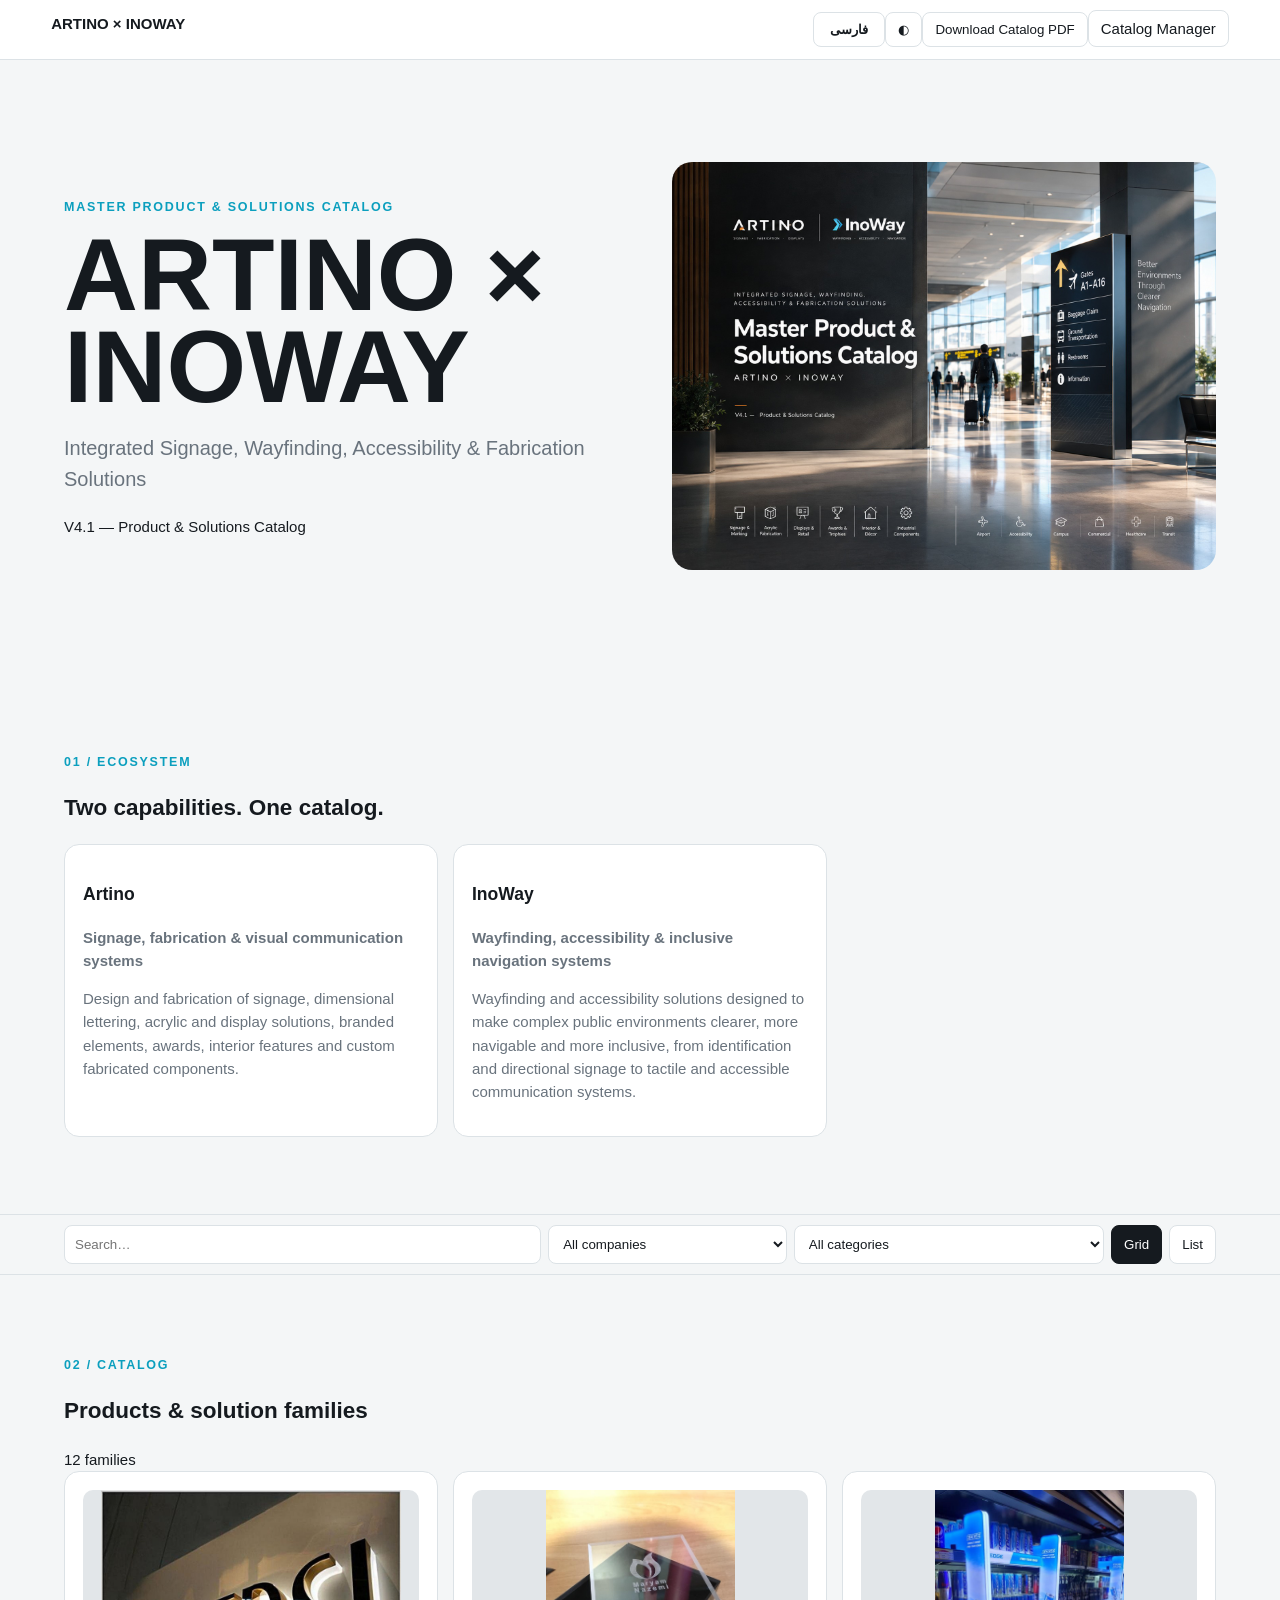
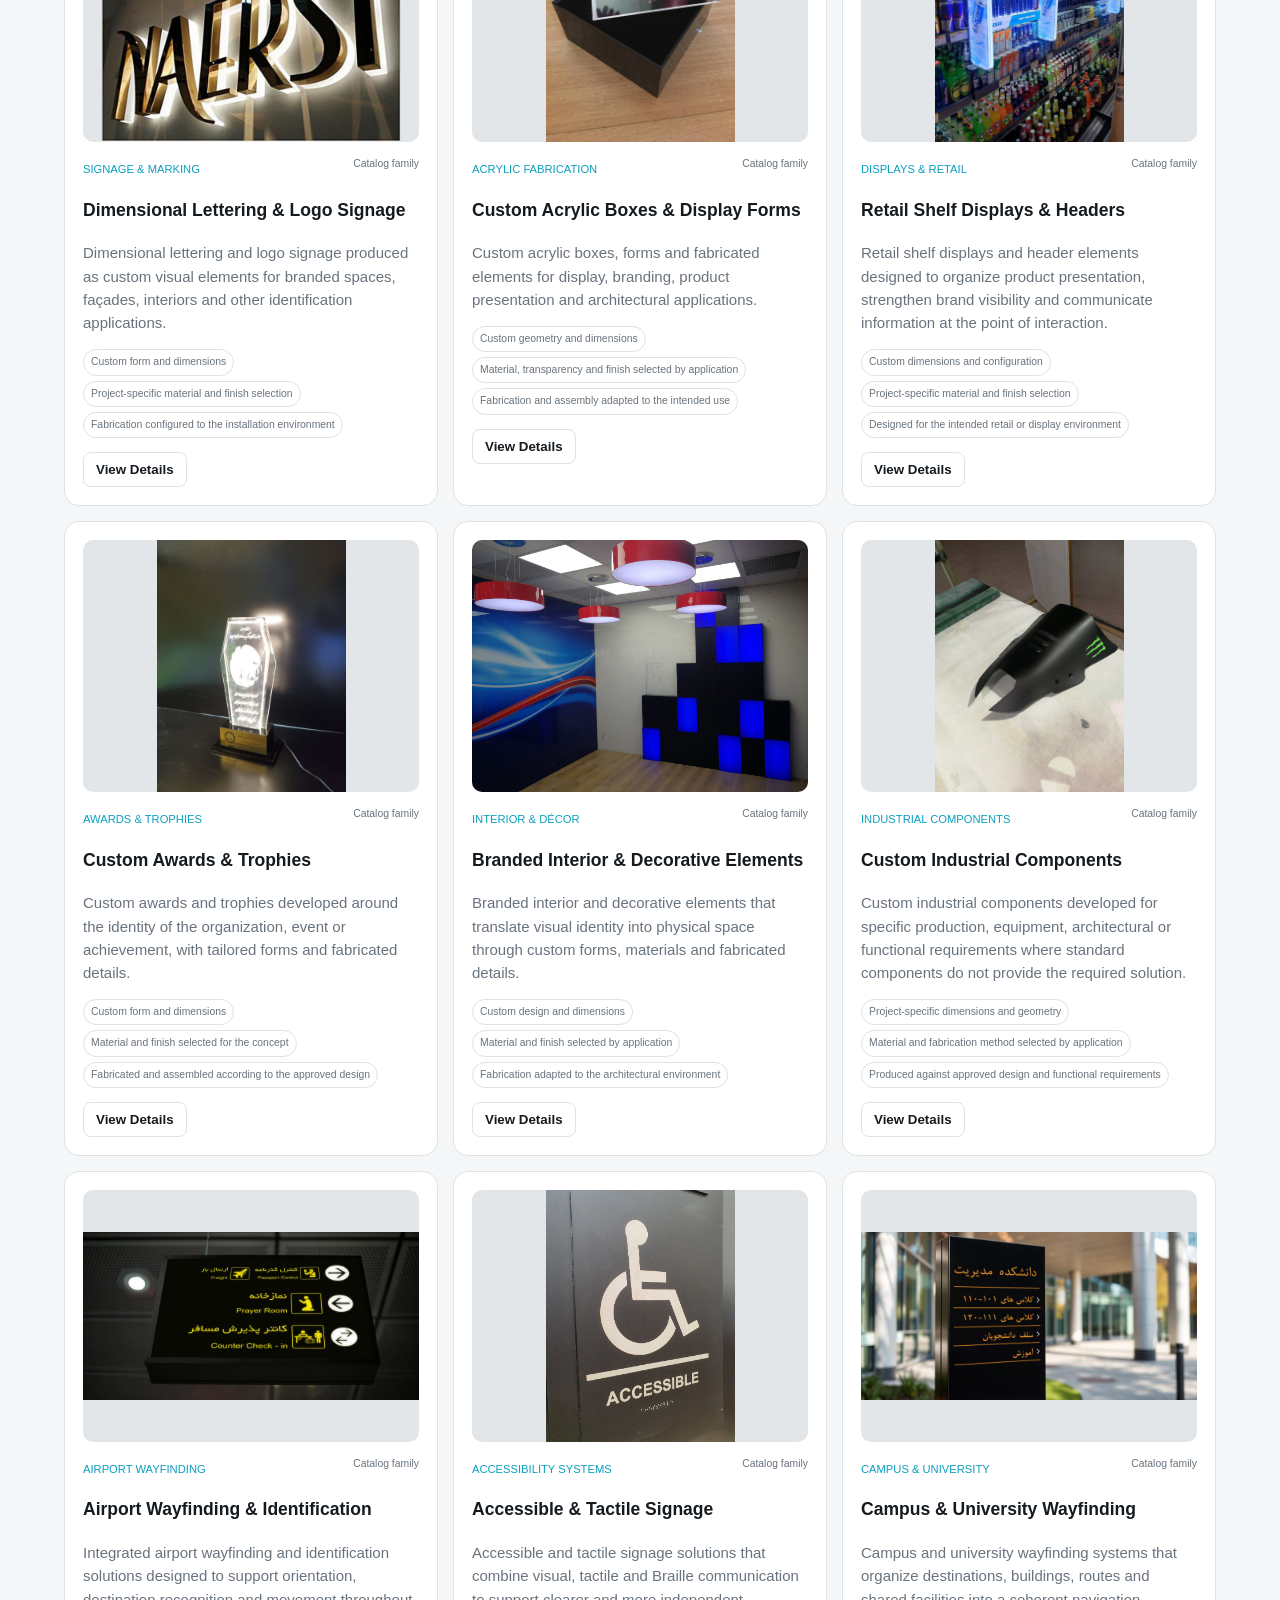
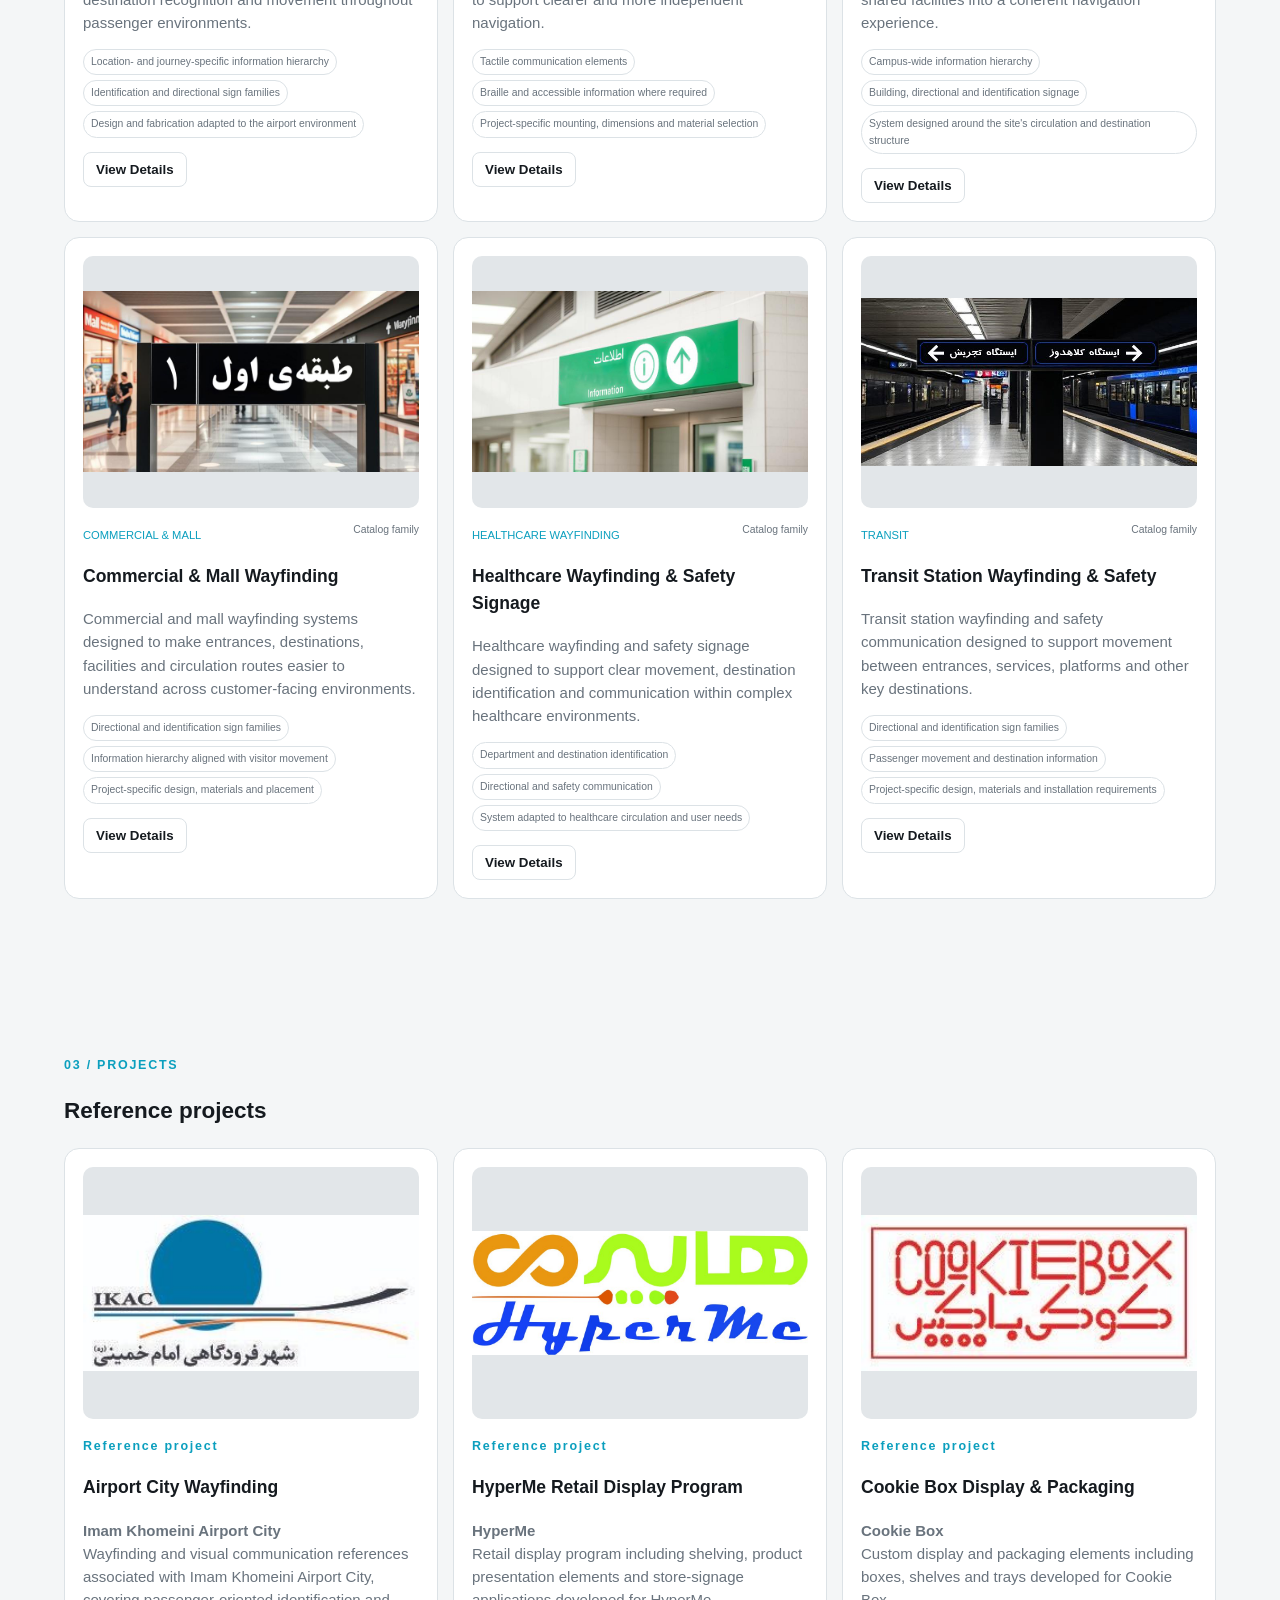
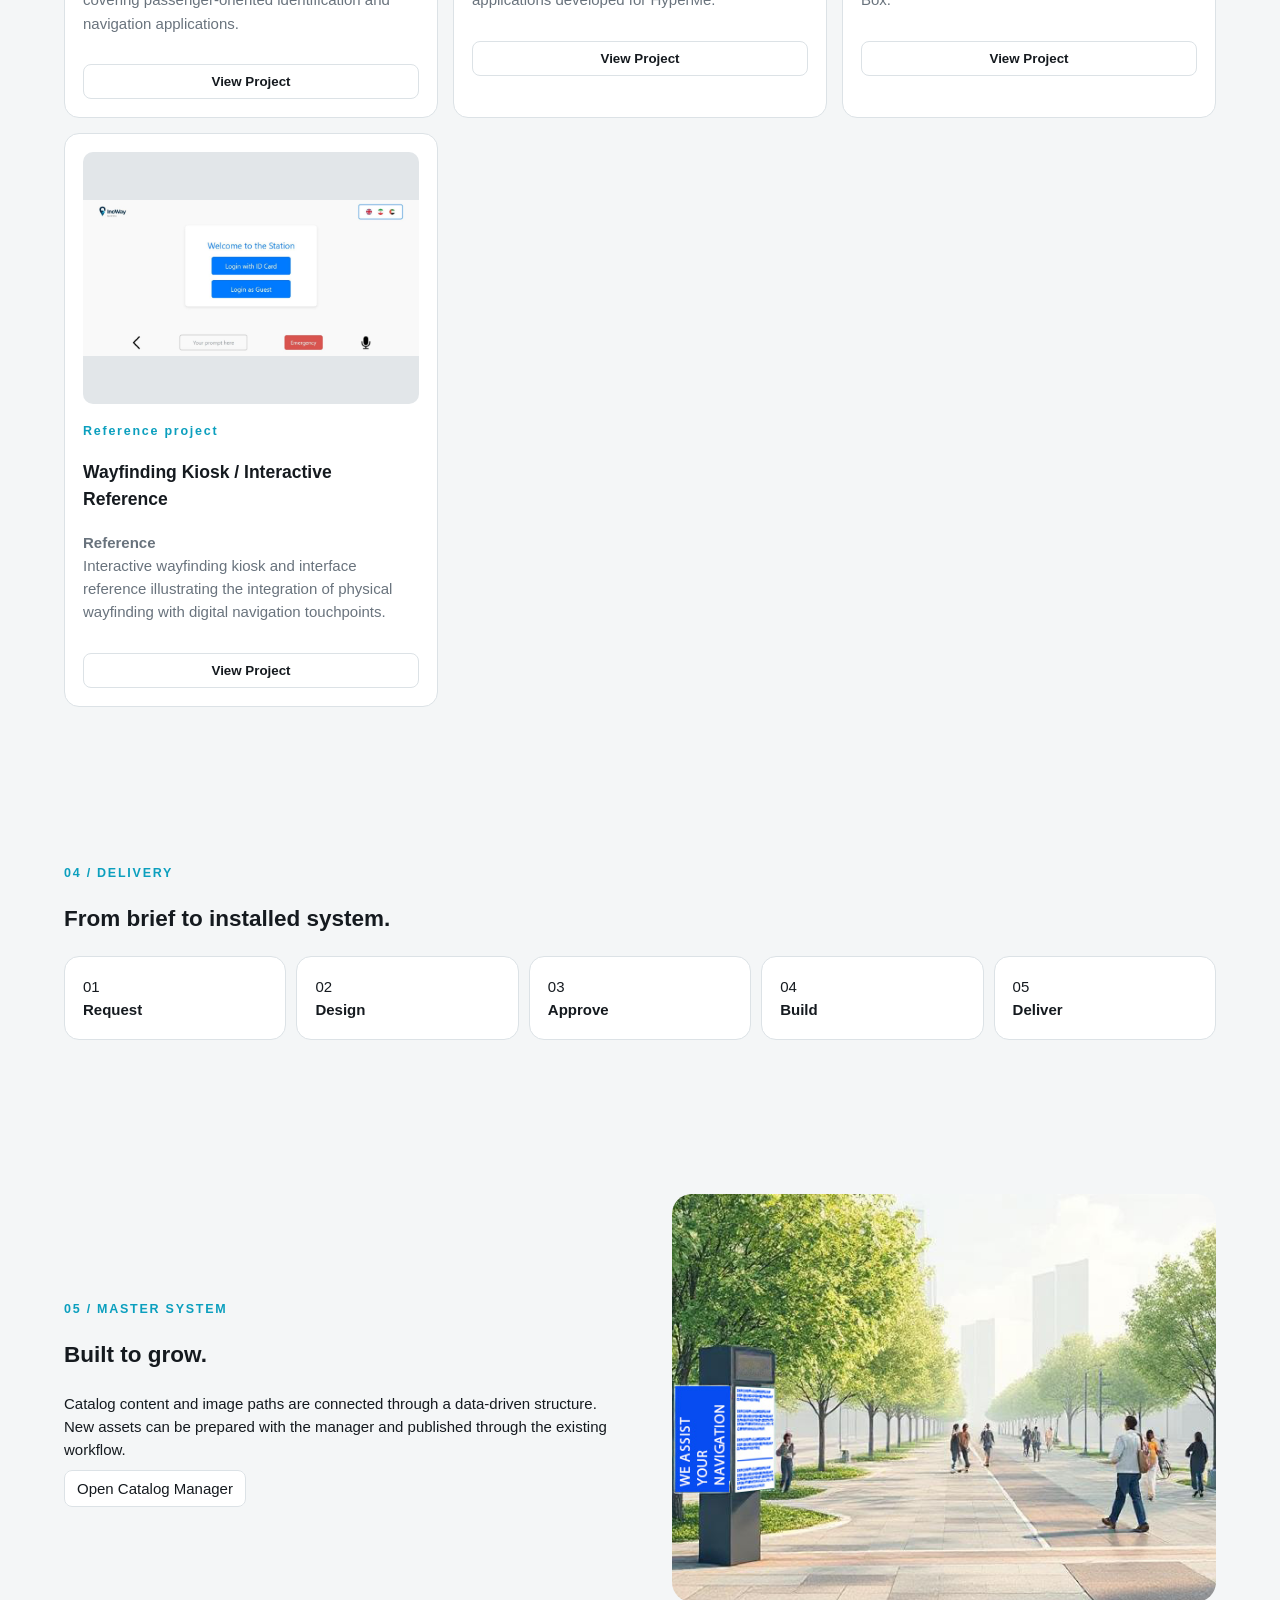
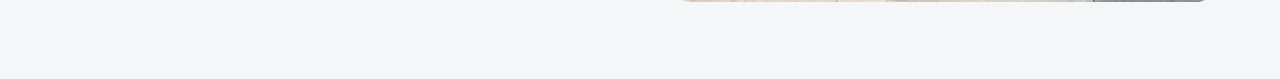
<file: index.html>
<!doctype html><html lang="en" dir="ltr"><head><meta charset="utf-8"><meta name="viewport" content="width=device-width,initial-scale=1"><title>Artino × InoWay</title><link rel="stylesheet" href="styles.css"></head><body>
<header><b>ARTINO × INOWAY</b><nav><button id="language">فارسی</button><button id="theme">◐</button><button id="print">Print / Save PDF</button><a id="managerLink" href="admin.html">Catalog Manager</a></nav></header>
<main><section class="hero"><div><small>MASTER PRODUCT & SOLUTIONS CATALOG</small><h1 id="title"></h1><p id="subtitle"></p><span id="edition"></span></div><img src="images/cover-hero.jpg" alt=""></section>
<section><small id="ecosystemLabel">01 / ECOSYSTEM</small><h2 id="ecosystemTitle">Two capabilities. One catalog.</h2><div id="companies" class="companies"></div></section>
<div class="filters"><input id="search" placeholder="Search…"><select id="company"><option value="all">All companies</option></select><select id="category"><option value="all">All categories</option></select><button id="grid">Grid</button><button id="list">List</button></div>
<section><small id="catalogLabel">02 / CATALOG</small><h2 id="catalogTitle">Products & solution families</h2><div id="count"></div><div id="catalog" class="catalog"></div></section>
<section><small id="projectsLabel">03 / PROJECTS</small><h2 id="projectsTitle">Reference projects</h2><div id="projects" class="projects"></div></section>
<section><small id="deliveryLabel">04 / DELIVERY</small><h2 id="deliveryTitle">From brief to installed system.</h2><div id="steps" class="steps"></div></section>
<section class="closing"><div><small id="masterLabel">05 / MASTER SYSTEM</small><h2 id="masterTitle">Built to grow.</h2><p id="masterText"></p><a id="managerLink2" href="admin.html">Open Catalog Manager</a></div><img src="images/closing-hero.jpg" alt=""></section></main>
<div id="modal" class="modal"><div class="modal-card"><button id="close">×</button><div id="body"></div><div id="modalActions" class="modal-actions"><button id="downloadDetails" class="primary-action">Download PDF</button></div></div></div><div id="imageLightbox" class="image-lightbox" aria-hidden="true"></div><div id="pdf-export-root" aria-hidden="true"></div><script>(function(){if(location.protocol==="file:"){document.write("<script src=\"image-fallbacks.js\"><\/script>");}})();</script><script src="pdf-generator.js"></script><script src="script.js"></script></body></html>
</file>
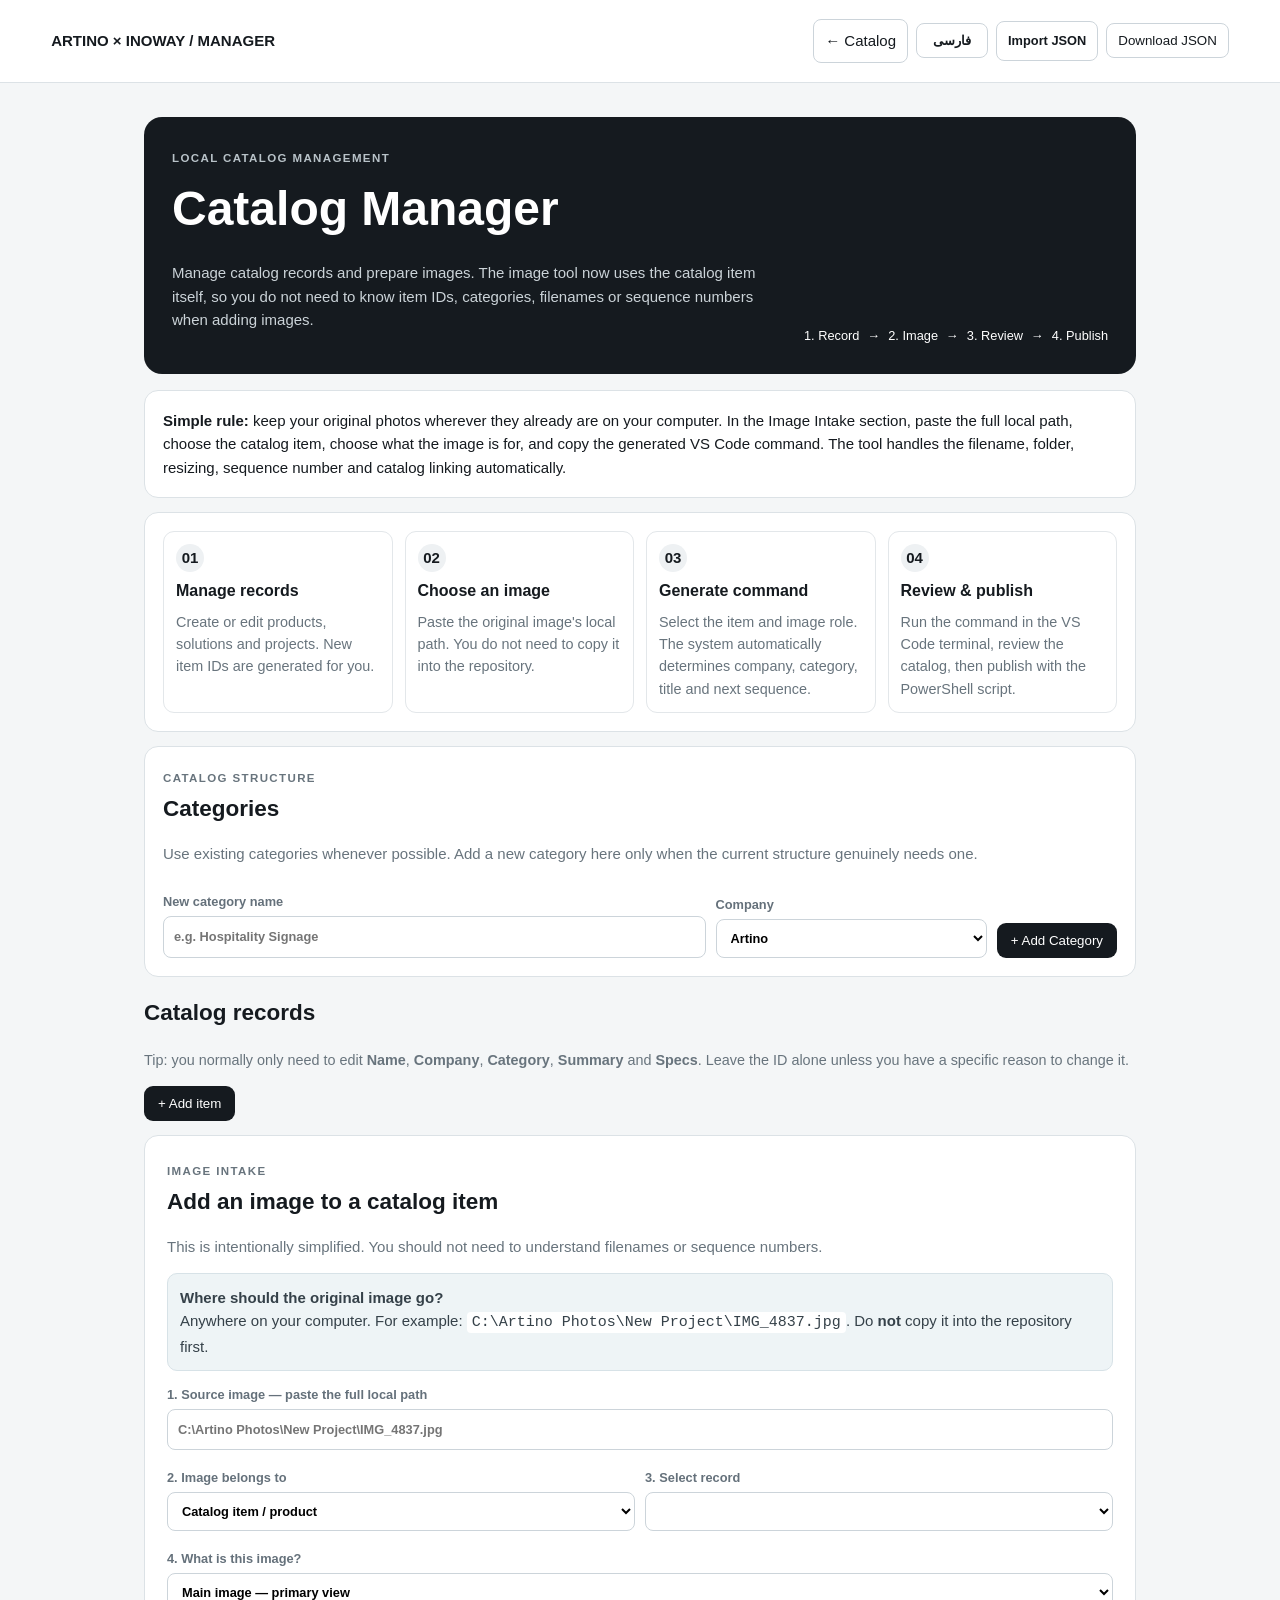
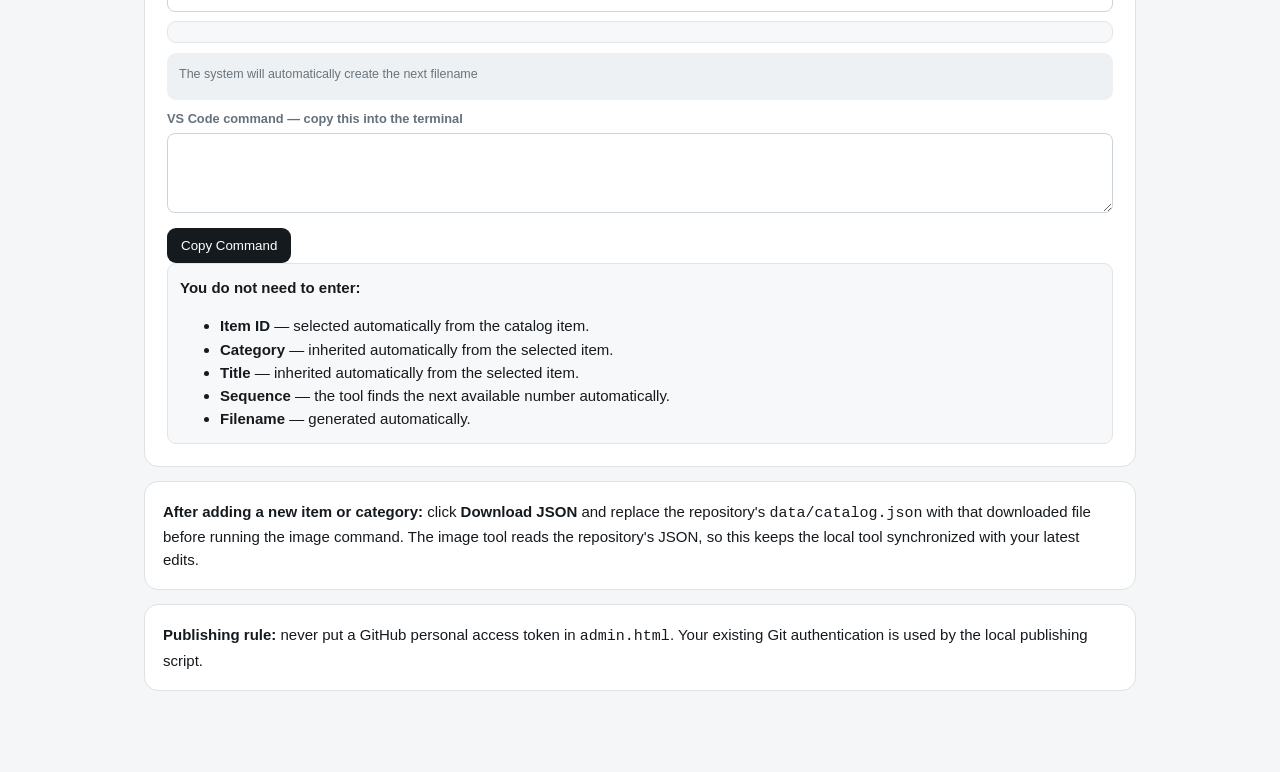
<file: admin.html>
<!doctype html>
<html lang="en">
<head><meta charset="utf-8"><meta name="viewport" content="width=device-width,initial-scale=1"><title>Catalog Manager</title><link rel="stylesheet" href="admin.css"></head>
<body>
<header><b>ARTINO × INOWAY / MANAGER</b><div><a href="index.html">← Catalog</a><button id="language">فارسی</button><label>Import JSON<input id="imp" type="file" accept=".json"></label><button id="exp">Download JSON</button></div></header>
<main>
<section class="hero"><div><span class="kicker">LOCAL CATALOG MANAGEMENT</span><h1>Catalog Manager</h1><p>Manage catalog records and prepare images. The image tool now uses the catalog item itself, so you do not need to know item IDs, categories, filenames or sequence numbers when adding images.</p></div><div class="flow"><span>1. Record</span><b>→</b><span>2. Image</span><b>→</b><span>3. Review</span><b>→</b><span>4. Publish</span></div></section>
<section class="notice"><strong>Simple rule:</strong> keep your original photos wherever they already are on your computer. In the Image Intake section, paste the full local path, choose the catalog item, choose what the image is for, and copy the generated VS Code command. The tool handles the filename, folder, resizing, sequence number and catalog linking automatically.</section>
<section class="workflow"><div><span class="step">01</span><h2>Manage records</h2><p>Create or edit products, solutions and projects. New item IDs are generated for you.</p></div><div><span class="step">02</span><h2>Choose an image</h2><p>Paste the original image's local path. You do not need to copy it into the repository.</p></div><div><span class="step">03</span><h2>Generate command</h2><p>Select the item and image role. The system automatically determines company, category, title and next sequence.</p></div><div><span class="step">04</span><h2>Review & publish</h2><p>Run the command in the VS Code terminal, review the catalog, then publish with the PowerShell script.</p></div></section>

<section class="management">
  <div class="section-head"><div><span class="kicker">CATALOG STRUCTURE</span><h2>Categories</h2><p>Use existing categories whenever possible. Add a new category here only when the current structure genuinely needs one.</p></div></div>
  <div id="categories" class="category-list"></div>
  <div class="add-category"><label>New category name<input id="newCatName" placeholder="e.g. Hospitality Signage"></label><label>Company<select id="newCatCompany"><option value="artino">Artino</option><option value="inoway">InoWay</option></select></label><button id="addCategory" class="primary">+ Add Category</button></div>
</section>

<h2>Catalog records</h2>
<div class="small-help">Tip: you normally only need to edit <b>Name</b>, <b>Company</b>, <b>Category</b>, <b>Summary</b> and <b>Specs</b>. Leave the ID alone unless you have a specific reason to change it.</div>
<div id="records"></div><button id="add" class="primary">+ Add item</button>

<section class="naming">
  <div class="section-head"><div><span class="kicker">IMAGE INTAKE</span><h2>Add an image to a catalog item</h2><p>This is intentionally simplified. You should not need to understand filenames or sequence numbers.</p></div></div>
  <div class="callout"><strong>Where should the original image go?</strong><br>Anywhere on your computer. For example: <code>C:\Artino Photos\New Project\IMG_4837.jpg</code>. Do <b>not</b> copy it into the repository first.</div>
  <label>1. Source image — paste the full local path<input id="sourcePath" placeholder="C:\Artino Photos\New Project\IMG_4837.jpg"></label>
  <div class="grid two">
    <label>2. Image belongs to<select id="targetType"><option value="item">Catalog item / product</option><option value="project">Reference project</option></select></label>
    <label>3. Select record<select id="itemSelect"></select></label>
  </div>
  <label>4. What is this image?<select id="role"><option value="main">Main image — primary view</option><option value="detail">Detail — close-up / secondary view</option><option value="hero">Hero — wide feature image</option><option value="gallery">Gallery — additional view</option><option value="thumbnail">Thumbnail — small preview</option></select></label>
  </div>
  <div class="selected-item" id="selectedItem"></div>
  <div class="path-box"><small>The system will automatically create the next filename</small><code id="path"></code></div>
  <label>VS Code command — copy this into the terminal<textarea id="commandOut" readonly></textarea></label>
  <div class="command-actions"><button id="copyCommand" class="primary">Copy Command</button><span id="copyStatus"></span></div>
  <div class="tips"><b>You do not need to enter:</b><ul><li><b>Item ID</b> — selected automatically from the catalog item.</li><li><b>Category</b> — inherited automatically from the selected item.</li><li><b>Title</b> — inherited automatically from the selected item.</li><li><b>Sequence</b> — the tool finds the next available number automatically.</li><li><b>Filename</b> — generated automatically.</li></ul></div>
</section>
<section class="notice"><strong>After adding a new item or category:</strong> click <b>Download JSON</b> and replace the repository's <code>data/catalog.json</code> with that downloaded file before running the image command. The image tool reads the repository's JSON, so this keeps the local tool synchronized with your latest edits.</section>
<section class="notice"><strong>Publishing rule:</strong> never put a GitHub personal access token in <code>admin.html</code>. Your existing Git authentication is used by the local publishing script.</section>
</main>
<script>
const D={"version":"4.1","settings":{"title":"ARTINO × INOWAY","subtitle":"Integrated Signage, Wayfinding, Accessibility & Fabrication Solutions","edition":"V4.1 — Product & Solutions Catalog","note":"Catalog content is structured for ongoing expansion. Product specifications, project details and publication permissions should be confirmed against approved project records before external release.","title_fa":"آرتینو × اینووی","subtitle_fa":"راهکارهای یکپارچه تابلو، مسیریابی، دسترس‌پذیری و ساخت سفارشی","edition_fa":"نسخه ۴.۱ — کاتالوگ محصولات و راهکارها","note_fa":"محتوای کاتالوگ برای توسعه و به‌روزرسانی مستمر ساختاربندی شده است. مشخصات محصولات، جزئیات پروژه‌ها و مجوز انتشار باید پیش از ارائه رسمی با سوابق تأییدشده تطبیق داده شوند."},"companies":[{"id":"artino","name":"Artino","role":"Signage, fabrication & visual communication systems","intro":"Design and fabrication of signage, dimensional lettering, acrylic and display solutions, branded elements, awards, interior features and custom fabricated components.","name_fa":"آرتینو","role_fa":"سیستم‌های تابلو، ساخت سفارشی و ارتباطات بصری","intro_fa":"طراحی و ساخت تابلوها، حروف برجسته، راهکارهای آکریلیک و نمایشگاهی، عناصر هویتی، جوایز، اجزای داخلی و قطعات سفارشی ساخته‌شده."},{"id":"inoway","name":"InoWay","role":"Wayfinding, accessibility & inclusive navigation systems","intro":"Wayfinding and accessibility solutions designed to make complex public environments clearer, more navigable and more inclusive, from identification and directional signage to tactile and accessible communication systems.","name_fa":"اینووی","role_fa":"سیستم‌های مسیریابی، دسترس‌پذیری و ناوبری فراگیر","intro_fa":"راهکارهای مسیریابی و دسترس‌پذیری برای شفاف‌تر، قابل‌درک‌تر و فراگیرتر کردن محیط‌های پیچیده عمومی؛ از تابلوهای شناسایی و جهت‌یابی تا سامانه‌های لمسی و ارتباطات دسترس‌پذیر."}],"categories":[{"id":"artino-signage","company":"artino","name":"Signage & Marking","description":"Dimensional, identification and branded signage developed for clear visual communication across commercial, corporate and public environments.","name_fa":"تابلو و نشانه‌گذاری","description_fa":"تابلوهای شناسایی، برجسته و هویتی برای ایجاد ارتباط بصری روشن در محیط‌های تجاری، سازمانی و عمومی."},{"id":"artino-acrylic","company":"artino","name":"Acrylic Fabrication","description":"Custom acrylic elements, boxes, forms and fabricated components produced for display, branding, presentation and architectural applications.","name_fa":"ساخت آکریلیک","description_fa":"عناصر، باکس‌ها، فرم‌ها و قطعات سفارشی آکریلیک برای نمایش، برندینگ، ارائه محصول و کاربردهای معماری."},{"id":"artino-displays","company":"artino","name":"Displays & Retail","description":"Retail and commercial display systems created to present products, information and brand content within customer-facing environments.","name_fa":"نمایشگر و خرده‌فروشی","description_fa":"سیستم‌های نمایشگاهی و تجاری برای ارائه محصول، اطلاعات و محتوای برند در محیط‌های مخاطب‌محور."},{"id":"artino-awards","company":"artino","name":"Awards & Trophies","description":"Custom awards, trophies and recognition pieces combining tailored form, material selection and detailed fabrication.","name_fa":"جوایز و تندیس‌ها","description_fa":"جوایز، تندیس‌ها و قطعات تقدیر سفارشی با فرم، متریال و جزئیات ساخت متناسب با پروژه."},{"id":"artino-decor","company":"artino","name":"Interior & Décor","description":"Branded interior elements and decorative features that extend visual identity into physical spaces.","name_fa":"دکور و عناصر داخلی","description_fa":"عناصر داخلی و تزئینی هویت‌محور که هویت بصری را با استفاده از فرم، متریال و جزئیات ساخت به فضای فیزیکی منتقل می‌کنند."},{"id":"artino-industrial","company":"artino","name":"Industrial Components","description":"Custom-fabricated components developed around project-specific dimensions, materials, functions and production requirements.","name_fa":"قطعات صنعتی سفارشی","description_fa":"قطعات سفارشی ساخته‌شده بر اساس ابعاد، متریال، عملکرد و الزامات تولیدی هر پروژه."},{"id":"inoway-airport","company":"inoway","name":"Airport Wayfinding","description":"Airport wayfinding and identification systems supporting orientation, destination recognition and movement across complex passenger environments.","name_fa":"مسیریابی فرودگاهی","description_fa":"سیستم‌های مسیریابی و شناسایی فرودگاهی برای پشتیبانی از جهت‌یابی، تشخیص مقصد و حرکت در محیط‌های پیچیده مسافری."},{"id":"inoway-accessibility","company":"inoway","name":"Accessibility Systems","description":"Accessible communication and tactile signage solutions incorporating physical and visual cues to support independent navigation.","name_fa":"سامانه‌های دسترس‌پذیری","description_fa":"راهکارهای ارتباطی و تابلوهای لمسی که نشانه‌های فیزیکی و بصری را برای پشتیبانی از ناوبری مستقل ترکیب می‌کنند."},{"id":"inoway-campus","company":"inoway","name":"Campus & University","description":"Wayfinding and identification systems for universities and campuses, helping users understand buildings, destinations, routes and shared spaces.","name_fa":"مسیریابی دانشگاه و پردیس","description_fa":"سیستم‌های مسیریابی و شناسایی برای دانشگاه‌ها و پردیس‌ها که ساختمان‌ها، مقصدها، مسیرها و فضاهای مشترک را قابل‌درک‌تر می‌کنند."},{"id":"inoway-commercial","company":"inoway","name":"Commercial & Mall","description":"Wayfinding and identification systems for malls, commercial complexes and customer-facing environments where clear navigation supports the overall experience.","name_fa":"مسیریابی تجاری و مراکز خرید","description_fa":"سیستم‌های مسیریابی و شناسایی برای مراکز خرید و مجموعه‌های تجاری که ورودی‌ها، مقصدها، خدمات و مسیرهای حرکتی را روشن‌تر می‌کنند."},{"id":"inoway-healthcare","company":"inoway","name":"Healthcare Wayfinding","description":"Wayfinding, identification and safety communication systems designed for the complex movement patterns and user needs of healthcare environments.","name_fa":"مسیریابی مراکز درمانی","description_fa":"سیستم‌های مسیریابی، شناسایی و ارتباطات ایمنی متناسب با الگوهای حرکتی و نیازهای کاربران در محیط‌های پیچیده درمانی."},{"id":"inoway-transit","company":"inoway","name":"Transit","description":"Wayfinding, identification and safety communication for transit environments, supporting movement between entrances, platforms, services and destinations.","name_fa":"مسیریابی و ایمنی حمل‌ونقل","description_fa":"راهکارهای مسیریابی، شناسایی و ارتباطات ایمنی برای محیط‌های حمل‌ونقل، با تمرکز بر حرکت میان ورودی‌ها، سکوها، خدمات و مقصدها."}],"items":[{"id":"A-SGN-001","company":"artino","category":"artino-signage","name":"Dimensional Lettering & Logo Signage","type":"Product Family","status":"Catalog family","summary":"Dimensional lettering and logo signage produced as custom visual elements for branded spaces, façades, interiors and other identification applications.","specs":["Custom form and dimensions","Project-specific material and finish selection","Fabrication configured to the installation environment"],"images":["images/artino/signage/artino-signage-dimensional-lettering-logo-signage-a-sgn-001-detail-01.jpg","images/artino/signage/artino-signage-dimensional-lettering-logo-signage-a-sgn-001-detail-02.jpg","images/artino/signage/artino-signage-dimensional-lettering-logo-signage-a-sgn-001-detail-03.jpg"],"name_fa":"حروف برجسته و تابلوهای لوگو","type_fa":"خانواده محصول","status_fa":"خانواده کاتالوگ","summary_fa":"خانواده‌ای از حروف برجسته و تابلوهای لوگو که به‌صورت سفارشی برای فضاهای برندشده، نماها، فضاهای داخلی و کاربردهای شناسایی تولید می‌شوند.","specs_fa":["فرم و ابعاد سفارشی","انتخاب متریال و پرداخت متناسب با پروژه","ساخت متناسب با شرایط نصب"]},{"id":"A-ACR-001","company":"artino","category":"artino-acrylic","name":"Custom Acrylic Boxes & Display Forms","type":"Product Family","status":"Catalog family","summary":"Custom acrylic boxes, forms and fabricated elements for display, branding, product presentation and architectural applications.","specs":["Custom geometry and dimensions","Material, transparency and finish selected by application","Fabrication and assembly adapted to the intended use"],"images":["images/artino/acrylic/artino-acrylic-custom-acrylic-boxes-display-forms-a-acr-001-detail-01.jpg","images/artino/acrylic/artino-acrylic-custom-acrylic-boxes-display-forms-a-acr-001-detail-02.jpg","images/artino/acrylic/artino-acrylic-custom-acrylic-boxes-display-forms-a-acr-001-detail-03.jpg"],"name_fa":"باکس‌ها و فرم‌های نمایش آکریلیک سفارشی","type_fa":"خانواده محصول","status_fa":"خانواده کاتالوگ","summary_fa":"باکس‌ها، فرم‌ها و عناصر ساخته‌شده از آکریلیک برای نمایش، برندینگ، ارائه محصول و کاربردهای معماری.","specs_fa":["هندسه و ابعاد سفارشی","انتخاب متریال، شفافیت و پرداخت بر اساس کاربرد","ساخت و مونتاژ متناسب با کاربری"]},{"id":"A-DSP-001","company":"artino","category":"artino-displays","name":"Retail Shelf Displays & Headers","type":"Product Family","status":"Catalog family","summary":"Retail shelf displays and header elements designed to organize product presentation, strengthen brand visibility and communicate information at the point of interaction.","specs":["Custom dimensions and configuration","Project-specific material and finish selection","Designed for the intended retail or display environment"],"images":["images/artino/displays/artino-displays-retail-shelf-displays-headers-a-dsp-001-detail-01.jpg","images/artino/displays/artino-displays-retail-shelf-displays-headers-a-dsp-001-detail-02.jpg","images/artino/displays/artino-displays-retail-shelf-displays-headers-a-dsp-001-detail-03.jpg","images/artino/displays/artino-displays-retail-shelf-displays-headers-a-dsp-001-detail-04.jpg","images/artino/displays/artino-displays-retail-shelf-displays-headers-a-dsp-001-detail-05.jpg"],"name_fa":"نمایشگرهای قفسه‌ای و هدربوردهای فروشگاهی","type_fa":"خانواده محصول","status_fa":"خانواده کاتالوگ","summary_fa":"نمایشگرهای قفسه‌ای و عناصر بالاسری برای سامان‌دهی ارائه محصول، تقویت دیده‌شدن برند و انتقال اطلاعات در نقطه تعامل.","specs_fa":["ابعاد و پیکربندی سفارشی","انتخاب متریال و پرداخت متناسب با پروژه","طراحی متناسب با محیط فروش یا نمایش"]},{"id":"A-AWD-001","company":"artino","category":"artino-awards","name":"Custom Awards & Trophies","type":"Product Family","status":"Catalog family","summary":"Custom awards and trophies developed around the identity of the organization, event or achievement, with tailored forms and fabricated details.","specs":["Custom form and dimensions","Material and finish selected for the concept","Fabricated and assembled according to the approved design"],"images":["images/artino/awards/artino-awards-custom-awards-trophies-a-awd-001-detail-01.jpg","images/artino/awards/artino-awards-custom-awards-trophies-a-awd-001-detail-02.jpg","images/artino/awards/artino-awards-custom-awards-trophies-a-awd-001-detail-03.jpg","images/artino/awards/artino-awards-custom-awards-trophies-a-awd-001-detail-04.jpg"],"name_fa":"جوایز و تندیس‌های سفارشی","type_fa":"خانواده محصول","status_fa":"خانواده کاتالوگ","summary_fa":"جوایز و تندیس‌های سفارشی بر اساس هویت سازمان، رویداد یا دستاورد، با فرم و جزئیات ساخت اختصاصی.","specs_fa":["فرم و ابعاد سفارشی","انتخاب متریال و پرداخت متناسب با طرح","ساخت و مونتاژ بر اساس طرح تأییدشده"]},{"id":"A-DEC-001","company":"artino","category":"artino-decor","name":"Branded Interior & Decorative Elements","type":"Product Family","status":"Catalog family","summary":"Branded interior and decorative elements that translate visual identity into physical space through custom forms, materials and fabricated details.","specs":["Custom design and dimensions","Material and finish selected by application","Fabrication adapted to the architectural environment"],"images":["images/artino/decor/artino-decor-branded-interior-decorative-elements-a-dec-001-detail-01.jpg","images/artino/decor/artino-decor-branded-interior-decorative-elements-a-dec-001-detail-02.jpg"],"name_fa":"عناصر داخلی و دکوراتیو هویت‌محور","type_fa":"خانواده محصول","status_fa":"خانواده کاتالوگ","summary_fa":"عناصر داخلی و تزئینی برندشده که هویت بصری را با فرم‌ها، متریال‌ها و جزئیات ساخت سفارشی به فضای فیزیکی منتقل می‌کنند.","specs_fa":["طراحی و ابعاد سفارشی","انتخاب متریال و پرداخت بر اساس کاربرد","ساخت متناسب با محیط معماری"]},{"id":"A-IND-001","company":"artino","category":"artino-industrial","name":"Custom Industrial Components","type":"Product Family","status":"Catalog family","summary":"Custom industrial components developed for specific production, equipment, architectural or functional requirements where standard components do not provide the required solution.","specs":["Project-specific dimensions and geometry","Material and fabrication method selected by application","Produced against approved design and functional requirements"],"images":["images/artino/industrial/artino-industrial-custom-industrial-components-a-ind-001-detail-01.jpg"],"name_fa":"قطعات صنعتی سفارشی","type_fa":"خانواده محصول","status_fa":"خانواده کاتالوگ","summary_fa":"قطعات صنعتی سفارشی برای نیازهای مشخص تولیدی، تجهیزاتی، معماری یا عملکردی؛ در مواردی که قطعات استاندارد پاسخ‌گوی نیاز پروژه نیستند.","specs_fa":["ابعاد و هندسه متناسب با پروژه","انتخاب متریال و روش ساخت بر اساس کاربرد","تولید بر مبنای طراحی و الزامات عملکردی تأییدشده"]},{"id":"I-AIR-001","company":"inoway","category":"inoway-airport","name":"Airport Wayfinding & Identification","type":"Solution Family","status":"Catalog family","summary":"Integrated airport wayfinding and identification solutions designed to support orientation, destination recognition and movement throughout passenger environments.","specs":["Location- and journey-specific information hierarchy","Identification and directional sign families","Design and fabrication adapted to the airport environment"],"images":["images/inoway/airport/inoway-airport-airport-wayfinding-identification-i-air-001-detail-01.jpg","images/inoway/airport/inoway-airport-airport-wayfinding-identification-i-air-001-detail-02.jpg","images/inoway/airport/inoway-airport-airport-wayfinding-identification-i-air-001-detail-03.jpg","images/inoway/airport/inoway-airport-airport-wayfinding-identification-i-air-001-detail-04.jpg","images/inoway/airport/inoway-airport-airport-wayfinding-identification-i-air-001-detail-05.jpg","images/inoway/airport/inoway-airport-airport-wayfinding-identification-i-air-001-detail-06.jpg","images/inoway/airport/inoway-airport-airport-wayfinding-identification-i-air-001-detail-07.jpg"],"name_fa":"مسیریابی و شناسایی فرودگاهی","type_fa":"خانواده راهکار","status_fa":"خانواده کاتالوگ","summary_fa":"راهکارهای یکپارچه مسیریابی و شناسایی فرودگاهی برای پشتیبانی از جهت‌یابی، تشخیص مقصد و حرکت در محیط‌های مسافری.","specs_fa":["سلسله‌مراتب اطلاعات متناسب با مکان و سفر مسافر","خانواده تابلوهای شناسایی و جهت‌یابی","طراحی و ساخت متناسب با محیط فرودگاه"]},{"id":"I-ACC-001","company":"inoway","category":"inoway-accessibility","name":"Accessible & Tactile Signage","type":"Solution Family","status":"Catalog family","summary":"Accessible and tactile signage solutions that combine visual, tactile and Braille communication to support clearer and more independent navigation.","specs":["Tactile communication elements","Braille and accessible information where required","Project-specific mounting, dimensions and material selection"],"images":["images/inoway/accessibility/inoway-accessibility-accessible-tactile-signage-i-acc-001-detail-01.jpg","images/inoway/accessibility/inoway-accessibility-accessible-tactile-signage-i-acc-001-detail-02.jpg","images/inoway/accessibility/inoway-accessibility-accessible-tactile-signage-i-acc-001-detail-03.jpg"],"name_fa":"تابلوهای دسترس‌پذیر و لمسی","type_fa":"خانواده راهکار","status_fa":"خانواده کاتالوگ","summary_fa":"راهکارهای تابلو و ارتباطات لمسی که اطلاعات دیداری، لمسی و بریل را برای ناوبری روشن‌تر و مستقل‌تر ترکیب می‌کنند.","specs_fa":["عناصر ارتباطی لمسی","اطلاعات بریل و دسترس‌پذیر در موارد موردنیاز","انتخاب ابعاد، متریال و نحوه نصب متناسب با پروژه"]},{"id":"I-CAM-001","company":"inoway","category":"inoway-campus","name":"Campus & University Wayfinding","type":"Solution Family","status":"Catalog family","summary":"Campus and university wayfinding systems that organize destinations, buildings, routes and shared facilities into a coherent navigation experience.","specs":["Campus-wide information hierarchy","Building, directional and identification signage","System designed around the site's circulation and destination structure"],"images":["images/inoway/campus/inoway-campus-campus-university-wayfinding-i-cam-001-detail-01.jpg","images/inoway/campus/inoway-campus-campus-university-wayfinding-i-cam-001-detail-02.jpg","images/inoway/campus/inoway-campus-campus-university-wayfinding-i-cam-001-detail-03.jpg","images/inoway/campus/inoway-campus-campus-university-wayfinding-i-cam-001-detail-04.jpg"],"name_fa":"مسیریابی دانشگاه و پردیس","type_fa":"خانواده راهکار","status_fa":"خانواده کاتالوگ","summary_fa":"سیستم‌های مسیریابی دانشگاهی که مقصدها، ساختمان‌ها، مسیرها و فضاهای مشترک را در قالب یک تجربه ناوبری منسجم سازمان‌دهی می‌کنند.","specs_fa":["سلسله‌مراتب اطلاعات در مقیاس پردیس","تابلوهای شناسایی ساختمان، جهت‌یابی و معرفی مقصد","طراحی سیستم بر اساس ساختار حرکت و مقصدهای سایت"]},{"id":"I-COM-001","company":"inoway","category":"inoway-commercial","name":"Commercial & Mall Wayfinding","type":"Solution Family","status":"Catalog family","summary":"Commercial and mall wayfinding systems designed to make entrances, destinations, facilities and circulation routes easier to understand across customer-facing environments.","specs":["Directional and identification sign families","Information hierarchy aligned with visitor movement","Project-specific design, materials and placement"],"images":["images/inoway/commercial/inoway-commercial-commercial-mall-wayfinding-i-com-001-detail-01.jpg","images/inoway/commercial/inoway-commercial-commercial-mall-wayfinding-i-com-001-detail-02.jpg","images/inoway/commercial/inoway-commercial-commercial-mall-wayfinding-i-com-001-detail-03.jpg","images/inoway/commercial/inoway-commercial-commercial-mall-wayfinding-i-com-001-detail-04.jpg"],"name_fa":"مسیریابی مراکز تجاری و خرید","type_fa":"خانواده راهکار","status_fa":"خانواده کاتالوگ","summary_fa":"سیستم‌های مسیریابی مراکز تجاری و خرید برای روشن‌تر کردن ورودی‌ها، مقصدها، خدمات و مسیرهای حرکتی در محیط‌های مخاطب‌محور.","specs_fa":["خانواده تابلوهای جهت‌یابی و شناسایی","سلسله‌مراتب اطلاعات هماهنگ با حرکت بازدیدکنندگان","طراحی، متریال و جانمایی متناسب با پروژه"]},{"id":"I-HEA-001","company":"inoway","category":"inoway-healthcare","name":"Healthcare Wayfinding & Safety Signage","type":"Solution Family","status":"Catalog family","summary":"Healthcare wayfinding and safety signage designed to support clear movement, destination identification and communication within complex healthcare environments.","specs":["Department and destination identification","Directional and safety communication","System adapted to healthcare circulation and user needs"],"images":["images/inoway/healthcare/inoway-healthcare-healthcare-wayfinding-safety-signage-i-hea-001-detail-01.jpg","images/inoway/healthcare/inoway-healthcare-healthcare-wayfinding-safety-signage-i-hea-001-detail-02.jpg","images/inoway/healthcare/inoway-healthcare-healthcare-wayfinding-safety-signage-i-hea-001-detail-03.jpg","images/inoway/healthcare/inoway-healthcare-healthcare-wayfinding-safety-signage-i-hea-001-detail-04.jpg","images/inoway/healthcare/inoway-healthcare-healthcare-wayfinding-safety-signage-i-hea-001-detail-05.jpg"],"name_fa":"مسیریابی و تابلوهای ایمنی مراکز درمانی","type_fa":"خانواده راهکار","status_fa":"خانواده کاتالوگ","summary_fa":"راهکارهای مسیریابی و تابلوهای ایمنی درمانی برای پشتیبانی از حرکت روشن، شناسایی مقصد و انتقال اطلاعات در محیط‌های پیچیده درمانی.","specs_fa":["شناسایی بخش‌ها و مقصدها","ارتباطات جهت‌یابی و ایمنی","سیستم متناسب با مسیرهای حرکتی و نیازهای کاربران درمانی"]},{"id":"I-TRN-001","company":"inoway","category":"inoway-transit","name":"Transit Station Wayfinding & Safety","type":"Solution Family","status":"Catalog family","summary":"Transit station wayfinding and safety communication designed to support movement between entrances, services, platforms and other key destinations.","specs":["Directional and identification sign families","Passenger movement and destination information","Project-specific design, materials and installation requirements"],"images":["images/inoway/transit/inoway-transit-transit-station-wayfinding-safety-i-trn-001-detail-01.jpg","images/inoway/transit/inoway-transit-transit-station-wayfinding-safety-i-trn-001-detail-02.jpg","images/inoway/transit/inoway-transit-transit-station-wayfinding-safety-i-trn-001-detail-03.jpg","images/inoway/transit/inoway-transit-transit-station-wayfinding-safety-i-trn-001-detail-04.jpg"],"name_fa":"مسیریابی و ایمنی ایستگاه‌های حمل‌ونقل","type_fa":"خانواده راهکار","status_fa":"خانواده کاتالوگ","summary_fa":"مسیریابی و ارتباطات ایمنی ایستگاه‌های حمل‌ونقل برای پشتیبانی از حرکت میان ورودی‌ها، خدمات، سکوها و سایر مقصدهای کلیدی.","specs_fa":["خانواده تابلوهای جهت‌یابی و شناسایی","اطلاعات حرکت مسافر و مقصدها","طراحی، متریال و الزامات نصب متناسب با پروژه"]}],"projects":[{"id":"P-IKAC-001","company":"artino","name":"Airport City Wayfinding","client":"Imam Khomeini Airport City","status":"Reference project","summary":"Wayfinding and visual communication references associated with Imam Khomeini Airport City, covering passenger-oriented identification and navigation applications.","images":["images/projects/project-airport-city-wayfinding-p-ikac-001-01.jpg"],"tags":["project","reference"],"name_fa":"مسیریابی شهر فرودگاهی","client_fa":"شهر فرودگاهی امام خمینی","status_fa":"پروژه مرجع","summary_fa":"نمونه‌های مرتبط با مسیریابی و ارتباطات بصری در شهر فرودگاهی امام خمینی، شامل کاربردهای شناسایی و ناوبری با تمرکز بر مسیر حرکت مسافران."},{"id":"P-HYP-001","company":"artino","name":"HyperMe Retail Display Program","client":"HyperMe","status":"Reference project","summary":"Retail display program including shelving, product presentation elements and store-signage applications developed for HyperMe.","images":["images/projects/project-hyperme-retail-display-program-p-hyp-001-01.jpg"],"tags":["project","reference"],"name_fa":"برنامه نمایشگرهای فروشگاهی هایپرمی","client_fa":"هایپرمی","status_fa":"پروژه مرجع","summary_fa":"برنامه نمایشگرهای فروشگاهی شامل قفسه‌ها، عناصر ارائه محصول و کاربردهای تابلو و نشانه‌گذاری فروشگاهی برای هایپرمی."},{"id":"P-CBX-001","company":"artino","name":"Cookie Box Display & Packaging","client":"Cookie Box","status":"Reference project","summary":"Custom display and packaging elements including boxes, shelves and trays developed for Cookie Box.","images":["images/projects/project-cookie-box-display-packaging-p-cbx-001-01.jpg"],"tags":["project","reference"],"name_fa":"نمایشگر و بسته‌بندی کوکی‌باکس","client_fa":"کوکی‌باکس","status_fa":"پروژه مرجع","summary_fa":"عناصر سفارشی نمایش و بسته‌بندی شامل باکس‌ها، قفسه‌ها و سینی‌های توسعه‌یافته برای کوکی‌باکس."},{"id":"P-KSK-001","company":"artino","name":"Wayfinding Kiosk / Interactive Reference","client":"Reference","status":"Reference project","summary":"Interactive wayfinding kiosk and interface reference illustrating the integration of physical wayfinding with digital navigation touchpoints.","images":["images/projects/project-wayfinding-kiosk-interactive-reference-p-ksk-001-01.jpg"],"tags":["project","reference"],"name_fa":"کیوسک مسیریابی / مرجع تعاملی","client_fa":"مرجع","status_fa":"پروژه مرجع","summary_fa":"کیوسک تعاملی مسیریابی و مرجع رابط کاربری که ترکیب مسیریابی فیزیکی با نقاط تماس دیجیتال برای ناوبری را نشان می‌دهد."}]};const esc=v=>String(v??"").replace(/[&<>"']/g,c=>({"&":"&amp;","<":"&lt;",">":"&gt;",'"':"&quot;","'":"&#39;"}[c]));
const slug=v=>String(v||"").toLowerCase().replace(/[^a-z0-9]+/g,"-").replace(/^-|-$/g,"");
function companyName(id){return id==="inoway"?"InoWay":"Artino"}
function categoryById(id){return data.categories.find(c=>c.id===id)}
function nextItemId(company,categoryId){const prefix=company==="inoway"?"I":"A";const cat=(categoryId||"").split("-").pop()||"GEN";let max=0;data.items.forEach(x=>{if(x.company!==company)return;const m=String(x.id||"").match(new RegExp("^"+prefix+"-"+cat+"-(\\d+)$","i"));if(m)max=Math.max(max,Number(m[1]))});return `${prefix}-${cat}-${String(max+1).padStart(3,"0")}`}
function sync(){document.querySelectorAll(".editor").forEach(e=>{const i=+e.querySelector(".del").dataset.i;const x=data.items[i];e.querySelectorAll("[data-k]").forEach(f=>{const k=f.dataset.k;x[k]=["images","specs","specs_fa"].includes(k)?f.value.split("\n").map(s=>s.trim()).filter(Boolean):f.value})})}
function categoryOptions(company,selected){return data.categories.filter(c=>c.company===company).map(c=>`<option value="${esc(c.id)}" ${c.id===selected?"selected":""}>${esc(c.name)}</option>`).join("")}
function render(){
  sync();
  $("#records").innerHTML=data.items.map((x,i)=>`<article class="editor"><div class="head"><div><div class="eyebrow">${esc(companyName(x.company))} · ${esc(categoryById(x.category)?.name||x.category||"Uncategorized")}</div><h3>${esc(x.name)}</h3><small>${esc(x.id)}</small></div><button class="del" data-i="${i}">Delete</button></div><div class="grid"><label>ID<input data-k="id" value="${esc(x.id)}"></label><label>Name / English<input data-k="name" value="${esc(x.name)}"></label><label>Name / فارسی<input data-k="name_fa" value="${esc(x.name_fa||"")}"></label><label>Company<select data-k="company"><option value="artino" ${x.company==="artino"?"selected":""}>Artino</option><option value="inoway" ${x.company==="inoway"?"selected":""}>InoWay</option></select></label><label>Category<select data-k="category">${categoryOptions(x.company,x.category)}</select></label></div><label>Summary / English<textarea data-k="summary">${esc(x.summary)}</textarea></label><label>Summary / فارسی<textarea data-k="summary_fa">${esc(x.summary_fa||"")}</textarea></label><label>Specs / English <span class="field-hint">one specification per line</span><textarea data-k="specs">${esc((x.specs||[]).join("\n"))}</textarea></label><label>Specs / فارسی <span class="field-hint">هر مشخصه در یک خط</span><textarea data-k="specs_fa">${esc((x.specs_fa||[]).join("\n"))}</textarea></label><label>Images <span class="field-hint">normally managed by the Image Intake tool</span><textarea data-k="images">${esc((x.images||[]).join("\n"))}</textarea></label></article>`).join("");
  renderCategories(); renderItemSelect();
}
function renderCategories(){
  $("#categories").innerHTML=data.categories.map(c=>`<div class="category-row"><div><b>${esc(companyName(c.company))}</b><span>${esc(c.name)}</span><code>${esc(c.id)}</code></div><button class="remove-cat" data-id="${esc(c.id)}">Remove</button></div>`).join("")||'<p class="muted">No categories yet.</p>';
}
function renderItemSelect(){
  const current=$("#itemSelect").value;
  const type=$("#targetType").value||"item";
  const records=type==="project"?data.projects:data.items;
  $("#itemSelect").innerHTML=records.map(x=>`<option value="${esc(x.id)}">${esc(companyName(x.company))} · ${esc(x.name)} (${esc(x.id)})</option>`).join("");
  if(records.some(x=>x.id===current))$("#itemSelect").value=current;
  updateImagePreview();
}
function selectedTarget(){
  const type=$("#targetType").value||"item",records=type==="project"?data.projects:data.items;
  return {type,item:records.find(x=>x.id===$("#itemSelect").value)||records[0]};
}
function updateImagePreview(){
  const target=selectedTarget(); if(!target.item)return;
  const x=target.item,role=$("#role").value||"detail";
  let folder="projects",company=slug(x.company||"artino");
  if(target.type==="item"){
    const c=categoryById(x.category); folder=slug((c?.id||x.category||"general").replace(/^artino-|^inoway-/i,""));
  }
  const filename=target.type==="project"?`project-${slug(x.name)}-${slug(x.id)}-${slug(role)}-NN.jpg`:`${company}-${folder}-${slug(x.name)}-${slug(x.id)}-${slug(role)}-NN.jpg`;
  $("#path").textContent=`images/${target.type==="project"?"projects":company}/${folder}/${filename}`;
  const detail=target.type==="project"?`<span>Reference project</span>`:`<span>Category: ${esc(categoryById(x.category)?.name||x.category||"—")}</span>`;
  $("#selectedItem").innerHTML=`<b>Selected:</b> ${esc(companyName(x.company))} · ${esc(x.name)} ${detail}`;
  const source=$("#sourcePath").value.trim()||"C:\\path\\to\\your\\original.jpg";
  const flag=target.type==="project"?`--project "${x.id}"`:`--item "${x.id}"`;
  $("#commandOut").value=`python tools/add_image.py --image "${source}" ${flag} --role "${role}"`;
}
document.addEventListener("input",e=>{if(e.target.closest(".editor")){sync();renderItemSelect();}if(e.target.id==="sourcePath")updateImagePreview()});
document.addEventListener("change",e=>{if(e.target.matches('[data-k="company"]')){const ed=e.target.closest('.editor');const cat=ed.querySelector('[data-k="category"]');const company=e.target.value;const first=data.categories.find(c=>c.company===company);if(first)cat.value=first.id;sync();render();return;}if(e.target.matches('[data-k="category"]')){sync();render();return;}if(e.target.id==="targetType"||e.target.id==="itemSelect"||e.target.id==="role")renderItemSelect()});
document.addEventListener("click",e=>{const b=e.target.closest(".del");if(b){sync();if(confirm("Delete this catalog item? Its existing image files will not be deleted.")){data.items.splice(+b.dataset.i,1);render()}}const r=e.target.closest(".remove-cat");if(r){sync();const id=r.dataset.id;const used=data.items.some(x=>x.category===id);if(used){alert("This category is still used by a catalog item. Move those items to another category first.");return}if(confirm("Remove this category?")){data.categories=data.categories.filter(c=>c.id!==id);render()}}});
$("#add").onclick=()=>{sync();const company="artino",category=data.categories.find(c=>c.company===company)?.id||"artino-general";data.items.push({id:nextItemId(company,category),company,category,name:"New Product / Solution",type:"Product Family",status:"Draft",summary:"Add verified description.",specs:[],images:[]});render();document.querySelector(".editor:last-of-type")?.scrollIntoView({behavior:"smooth",block:"center"})};
$("#addCategory").onclick=()=>{sync();const name=$("#newCatName").value.trim(),company=$("#newCatCompany").value;if(!name){alert("Enter a category name first.");return}const id=`${company}-${slug(name)}`;if(data.categories.some(c=>c.id===id)){alert("That category already exists.");return}data.categories.push({id,company,name,description:`${name} solution/product family.`});$("#newCatName").value="";render()};
$("#exp").onclick=()=>{sync();const a=document.createElement("a"),b=new Blob([JSON.stringify(data,null,2)],{type:"application/json"});a.href=URL.createObjectURL(b);a.download="catalog.json";a.click();setTimeout(()=>URL.revokeObjectURL(a.href),1000)};
$("#imp").onchange=e=>{const r=new FileReader();r.onload=()=>{try{data=JSON.parse(r.result);render()}catch{alert("Invalid JSON")}};r.readAsText(e.target.files[0])};
$("#copyCommand").onclick=async()=>{try{await navigator.clipboard.writeText($("#commandOut").value);$("#copyStatus").textContent="Copied to clipboard."}catch{$("#copyStatus").textContent="Copy failed — select the command manually."}setTimeout(()=>$("#copyStatus").textContent="",2500)};
const ADMIN_UI={en:{lang:"فارسی"},fa:{lang:"English"}};
const ADMIN_STORE={get(k,d){try{return localStorage.getItem(k)||d}catch(e){return d}},set(k,v){try{localStorage.setItem(k,v)}catch(e){}}};
let adminLang=ADMIN_STORE.get("artinoAdminLang","en");
function applyAdminLanguage(){document.documentElement.lang=adminLang;document.documentElement.dir=adminLang==="fa"?"rtl":"ltr";$("#language").textContent=ADMIN_UI[adminLang].lang;document.body.classList.toggle("admin-fa",adminLang==="fa");}
$("#language").onclick=()=>{adminLang=adminLang==="en"?"fa":"en";ADMIN_STORE.set("artinoAdminLang",adminLang);applyAdminLanguage()};
applyAdminLanguage();
render();
</script>
</body></html>
</file>
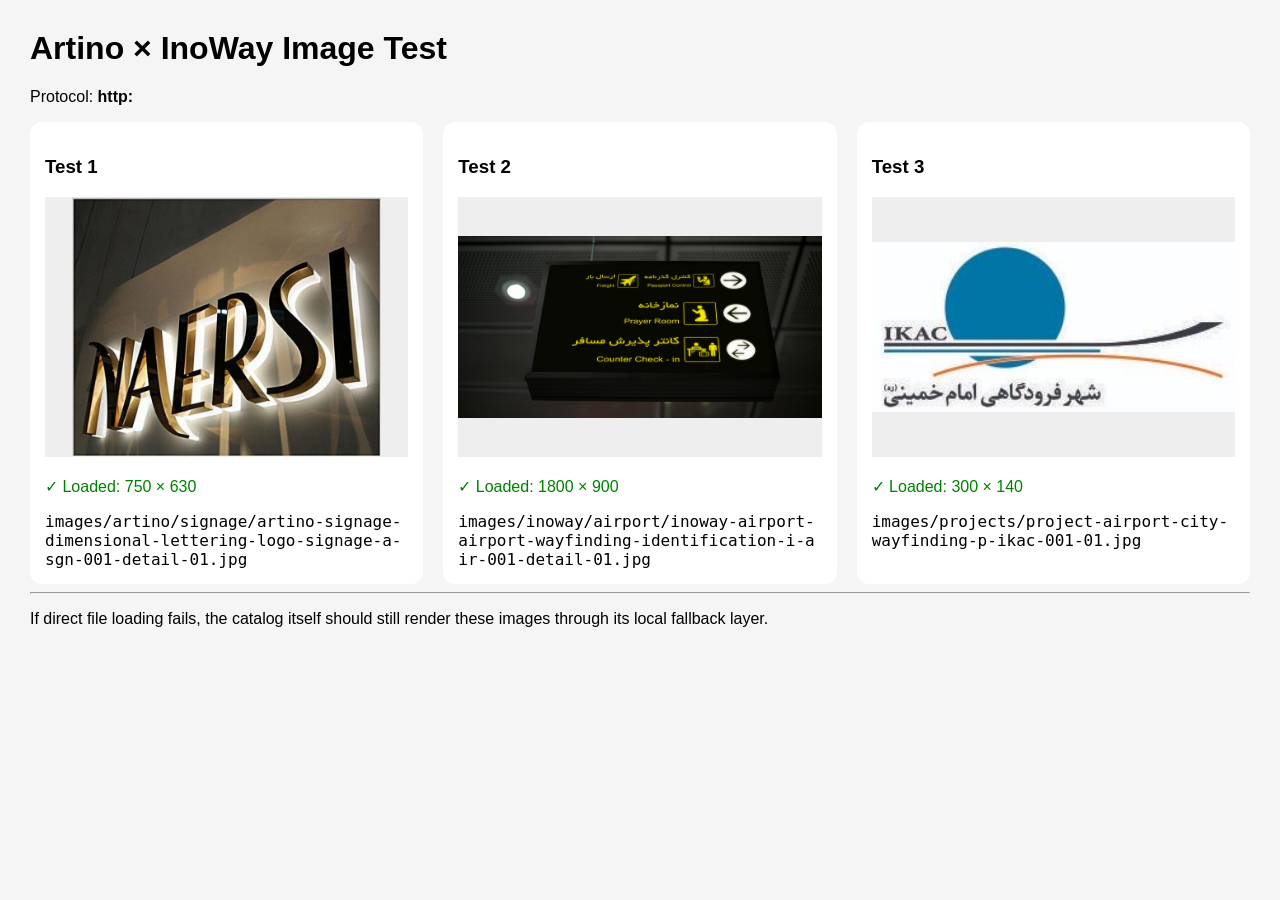
<file: IMAGE_TEST.html>
<!doctype html><html lang="en"><head><meta charset="utf-8"><meta name="viewport" content="width=device-width,initial-scale=1"><title>Artino Image Test</title><style>body{font:16px Arial;margin:30px;background:#f5f5f5}.grid{display:grid;grid-template-columns:repeat(3,1fr);gap:20px}article{background:#fff;padding:15px;border-radius:12px}img{width:100%;height:260px;object-fit:contain;background:#eee}.ok{color:green}.bad{color:#b00}code{word-break:break-all}</style></head><body><h1>Artino × InoWay Image Test</h1><p>Protocol: <b id="protocol"></b></p><div class="grid"><article><h3>Test 1</h3><img id="img1" src="images/artino/signage/artino-signage-dimensional-lettering-logo-signage-a-sgn-001-detail-01.jpg" alt="test"><p id="status1">Loading…</p><code>images/artino/signage/artino-signage-dimensional-lettering-logo-signage-a-sgn-001-detail-01.jpg</code></article><article><h3>Test 2</h3><img id="img2" src="images/inoway/airport/inoway-airport-airport-wayfinding-identification-i-air-001-detail-01.jpg" alt="test"><p id="status2">Loading…</p><code>images/inoway/airport/inoway-airport-airport-wayfinding-identification-i-air-001-detail-01.jpg</code></article><article><h3>Test 3</h3><img id="img3" src="images/projects/project-airport-city-wayfinding-p-ikac-001-01.jpg" alt="test"><p id="status3">Loading…</p><code>images/projects/project-airport-city-wayfinding-p-ikac-001-01.jpg</code></article></div><script>document.getElementById("protocol").textContent=location.protocol;[1,2,3].forEach(i=>{const im=document.getElementById("img"+i),s=document.getElementById("status"+i);im.addEventListener("load",()=>{s.className="ok";s.textContent="✓ Loaded: "+im.naturalWidth+" × "+im.naturalHeight;});im.addEventListener("error",()=>{s.className="bad";s.textContent="✗ Direct browser load failed";});});</script><hr><p>If direct file loading fails, the catalog itself should still render these images through its local fallback layer.</p></body></html>
</file>
<file: styles.css>
*{box-sizing:border-box}:root{--bg:#f4f6f7;--panel:#fff;--ink:#151a1f;--muted:#69737d;--line:#dce2e6;--accent:#0b9fbe}body.dark{--bg:#0b1014;--panel:#12191f;--ink:#f3f6f7;--muted:#a5afb7;--line:#27323a}body{margin:0;background:var(--bg);color:var(--ink);font:15px/1.55 Inter,Arial,sans-serif}header{position:sticky;top:0;z-index:10;display:flex;justify-content:space-between;padding:12px 4vw;background:var(--panel);border-bottom:1px solid var(--line)}button,a{border:1px solid var(--line);background:var(--panel);color:var(--ink);padding:9px 12px;border-radius:8px;text-decoration:none;cursor:pointer}main{max-width:1450px;margin:auto}.hero{min-height:68vh;display:grid;grid-template-columns:1fr 1fr;gap:5vw;align-items:center;padding:6vw 5vw}.hero h1{font-size:clamp(3rem,8vw,8rem);line-height:.9;margin:12px 0}.hero p{font-size:1.25rem;color:var(--muted)}.hero img,.closing img{width:100%;aspect-ratio:4/3;object-fit:cover;border-radius:20px}section{padding:6vw 5vw}small{color:var(--accent);font-weight:700;letter-spacing:.14em}.companies,.catalog,.projects{display:grid;grid-template-columns:repeat(3,1fr);gap:15px}.companies>div,.card,.project,.steps>div{background:var(--panel);border:1px solid var(--line);border-radius:15px;padding:18px}.companies p,.card p,.project p{color:var(--muted)}.filters{position:sticky;top:49px;z-index:8;display:grid;grid-template-columns:2fr 1fr 1.3fr auto auto;gap:7px;padding:10px 5vw;background:var(--bg);border-block:1px solid var(--line)}.filters input,.filters select{padding:10px;border:1px solid var(--line);border-radius:8px;background:var(--panel);color:var(--ink)}.card-image{aspect-ratio:4/3;overflow:hidden;border-radius:10px;margin-bottom:14px;background:#e2e6e9}.card-image img{width:100%;height:100%;object-fit:contain;display:block}.catalog.list{grid-template-columns:1fr}.catalog.list .card{display:grid;grid-template-columns:260px 1fr;gap:18px}.catalog.list .card-image{margin:0}.pill{color:var(--accent);font-size:.7rem;text-transform:uppercase}.status{float:right;color:var(--muted);font-size:.65rem}.specs{display:flex;flex-wrap:wrap;gap:5px}.spec{border:1px solid var(--line);padding:4px 7px;border-radius:99px;font-size:.65rem;color:var(--muted)}.steps{display:grid;grid-template-columns:repeat(5,1fr);gap:10px}.closing{display:grid;grid-template-columns:1fr 1fr;gap:5vw;align-items:center}.modal{position:fixed;inset:0;background:#000a;display:none;align-items:center;justify-content:center;padding:20px;z-index:20}.modal.open{display:flex}.modal-card{background:var(--panel);max-width:800px;max-height:90vh;overflow:auto;padding:28px;border-radius:16px;position:relative}.modal-card>#close{position:absolute;right:12px;top:12px}.modal-card img{width:100%;margin-top:10px;border-radius:10px}
@media(max-width:900px){.hero,.closing{grid-template-columns:1fr}.companies,.catalog,.projects{grid-template-columns:repeat(2,1fr)}.steps{grid-template-columns:repeat(2,1fr)}.filters{grid-template-columns:1fr 1fr}.filters input{grid-column:1/-1}}
@media(max-width:600px){header nav a{display:none}.hero h1{font-size:18vw}.companies,.catalog,.projects,.steps{grid-template-columns:1fr}.catalog.list .card{display:block}.catalog.list .card-image{margin-bottom:14px}.filters{grid-template-columns:1fr}.filters input,.filters select{min-height:44px}}
@media print{header,.filters{display:none!important}section,.hero{padding:15mm;break-inside:avoid}.card,.project,.companies>div,.steps>div{box-shadow:none}}
html[dir="rtl"] body{font-family:Tahoma,"Segoe UI",Arial,sans-serif}html[dir="rtl"] header nav{display:flex;gap:7px;flex-direction:row-reverse}html[dir="rtl"] .status{float:left}html[dir="rtl"] .filters{direction:rtl}html[dir="rtl"] .catalog.list .card{direction:rtl}html[dir="rtl"] .modal-card>#close{right:auto;left:12px}html[dir="rtl"] small{letter-spacing:.06em}#language{min-width:72px;font-weight:700}

/* Catalog view controls */
.filters button.active{background:var(--ink);color:var(--panel);border-color:var(--ink)}
.catalog.list .card-image{min-height:180px}
@media print{.card-image{height:auto;aspect-ratio:auto;overflow:visible}.card-image img{height:auto;max-height:75mm;object-fit:contain}.project .card-image img{max-height:75mm}.card,.project{break-inside:avoid}.modal{display:none!important}}


/* Project details, gallery and PDF export UI */
.details{margin-top:14px;font-weight:700}.primary-action{background:var(--ink);color:var(--panel);border-color:var(--ink);font-weight:700}.modal-actions{display:flex;justify-content:flex-end;gap:8px;margin-top:22px;padding-top:16px;border-top:1px solid var(--line)}.detail-header h2{font-size:clamp(1.8rem,4vw,3rem);line-height:1.05;margin:10px 0}.detail-client{color:var(--muted)}.detail-specs{margin:14px 0 4px}.detail-gallery{display:grid;grid-template-columns:repeat(2,minmax(0,1fr));gap:12px;margin-top:20px}.gallery-image{position:relative;padding:6px;background:var(--bg);border:1px solid var(--line);border-radius:12px;overflow:hidden}.gallery-image img{width:100%;height:260px;object-fit:contain;background:var(--panel);display:block;border-radius:8px;margin:0}.gallery-image span{position:absolute;bottom:12px;left:12px;background:#000b;color:#fff;border-radius:99px;padding:3px 7px;font-size:10px;direction:ltr}.image-lightbox{position:fixed;inset:0;background:#000e;z-index:40;display:none;align-items:center;justify-content:center;padding:30px}.image-lightbox.open{display:flex}.image-lightbox img{max-width:94vw;max-height:90vh;object-fit:contain}.image-lightbox button{position:absolute;top:20px;right:20px;background:#fff;color:#111;border:0;font-size:28px;width:44px;height:44px;border-radius:50%;padding:0}.projects .details{width:100%}
html[dir="rtl"] .modal-actions{justify-content:flex-start}.modal-card{width:min(1100px,95vw)}
@media(max-width:700px){.detail-gallery{grid-template-columns:1fr}.gallery-image img{height:220px}.modal-card{padding:20px}.modal-actions{justify-content:stretch}.modal-actions button{width:100%}}


/* PDF export surface: keep it inside the document viewport so html2canvas can capture it reliably. */
#pdf-export-root{position:absolute;left:0;top:0;width:794px;z-index:99999;pointer-events:none;background:#fff;}
#pdf-export-root.pdf-exporting{display:block!important;}
#pdf-export-root.pdf-exporting .pdf-page{visibility:visible!important;}

.card-image img.image-missing,.gallery-image img.image-missing{background:linear-gradient(135deg,#e9eef0,#f8fafb);object-fit:contain;}

/* Dedicated PDF / print export mode. The export surface is printed instead of the live catalog UI. */
#pdf-export-root{display:none}
body.pdf-printing > *:not(#pdf-export-root){display:none !important}
body.pdf-printing{margin:0 !important;background:#fff !important}
body.pdf-printing #pdf-export-root{display:block !important;position:static !important;width:794px !important;margin:0 auto !important;background:#fff !important}
@media print{
  body.pdf-printing{background:#fff !important}
  body.pdf-printing #pdf-export-root{display:block !important}
  @page{size:A4 portrait;margin:0}
}
</file>
<file: admin.css>
*{box-sizing:border-box}body{margin:0;background:#f4f6f7;color:#151a1f;font:15px/1.55 Arial,sans-serif}header{position:sticky;top:0;z-index:10;background:rgba(255,255,255,.96);backdrop-filter:blur(10px);border-bottom:1px solid #dce2e6;padding:12px 4vw;display:flex;justify-content:space-between;gap:12px;align-items:center}header>div{display:flex;gap:8px;align-items:center;flex-wrap:wrap}header a,header button,header label{padding:9px 11px;border:1px solid #ccd4da;border-radius:8px;background:white;color:#151a1f;text-decoration:none;cursor:pointer}header input{display:none}main{max-width:1120px;margin:auto;padding:34px 5vw 70px}.hero{background:#151a1f;color:white;border-radius:18px;padding:28px;margin-bottom:16px;display:flex;justify-content:space-between;gap:30px;align-items:flex-end}.hero h1{margin:4px 0;font-size:clamp(30px,5vw,48px)}.hero p{max-width:700px;color:#cbd3d8}.kicker,.eyebrow{font-size:.72rem;letter-spacing:.12em;text-transform:uppercase;font-weight:700;color:#68747d}.hero .kicker{color:#b8c2c8}.flow{display:flex;gap:8px;align-items:center;white-space:nowrap;font-size:.8rem}.notice,.editor,.naming,.workflow,.management{background:white;border:1px solid #dce2e6;border-radius:14px;padding:18px;margin:14px 0}.workflow{display:grid;grid-template-columns:repeat(4,1fr);gap:12px}.workflow>div{padding:12px;border:1px solid #e3e7ea;border-radius:11px}.workflow h2{font-size:1rem;margin:7px 0}.workflow p{margin:0;color:#68747d;font-size:.9rem}.step{display:inline-grid;place-items:center;width:28px;height:28px;border-radius:50%;background:#eef1f3;font-weight:700}.head{display:flex;justify-content:space-between;align-items:center;gap:20px}.head h3{margin:3px 0;font-size:1.1rem}.head small{color:#7a858d}.del,.remove-cat{border:1px solid #ccd4da;background:white;border-radius:8px;padding:7px 10px;cursor:pointer}.grid{display:grid;grid-template-columns:1fr 1fr;gap:10px}.grid.two{grid-template-columns:1fr 1fr}.grid.six{grid-template-columns:repeat(3,1fr)}label{display:block;color:#65717b;font-size:.8rem;font-weight:600;margin:9px 0}input,textarea,select{width:100%;padding:10px;margin-top:4px;border:1px solid #ccd4da;border-radius:8px;font:inherit;background:white}textarea{min-height:80px;resize:vertical}.primary{background:#151a1f;color:white;border:0;border-radius:9px;padding:10px 14px;cursor:pointer}.naming{padding:22px}.section-head h2{margin:4px 0}.section-head p{color:#68747d}.small-help,.muted{color:#68747d;font-size:.9rem;margin:8px 0 14px}.field-hint{font-weight:400;color:#8a949b}.category-list{display:grid;gap:8px;margin-bottom:12px}.category-row{display:flex;justify-content:space-between;align-items:center;gap:12px;border:1px solid #e1e5e8;border-radius:9px;padding:10px 12px}.category-row>div{display:flex;align-items:center;gap:10px;flex-wrap:wrap}.category-row span{color:#38434b}.category-row code{color:#7a858d;font-size:.78rem}.add-category{display:grid;grid-template-columns:2fr 1fr auto;gap:10px;align-items:end}.add-category label{margin:0}.callout{background:#eef4f6;border:1px solid #d7e2e7;border-radius:10px;padding:12px;margin:14px 0;color:#354149}.callout code{background:white;padding:2px 5px;border-radius:4px}.selected-item{background:#f7f8f9;border:1px solid #e1e5e8;border-radius:9px;padding:10px 12px;margin:8px 0;color:#3e4a52}.selected-item span{color:#7a858d;margin-left:8px}.path-box{padding:12px;background:#eef1f3;border-radius:9px;overflow:auto;margin-top:10px}.path-box small{display:block;color:#68747d;margin-bottom:4px}.path-box code,#commandOut{font-family:Consolas,monospace;font-size:13px}.command-actions{display:flex;align-items:center;gap:10px}.command-actions span{color:#3f6d52;font-size:.9rem}.tips{background:#f7f8f9;border:1px solid #e1e5e8;border-radius:9px;padding:12px}.tips ul{margin-bottom:0}.tips code{background:#e9edef;padding:2px 4px;border-radius:4px}@media(max-width:850px){.hero{flex-direction:column;align-items:flex-start}.flow{white-space:normal}.workflow{grid-template-columns:1fr 1fr}.grid.six{grid-template-columns:1fr 1fr}.add-category{grid-template-columns:1fr 1fr}.add-category button{grid-column:1/-1;justify-self:start}}@media(max-width:650px){header{flex-direction:column;align-items:flex-start}.grid,.grid.two,.grid.six,.workflow,.add-category{grid-template-columns:1fr}.hero{padding:22px}.flow{display:grid;grid-template-columns:1fr auto 1fr auto 1fr auto 1fr;width:100%;font-size:.7rem}.naming{padding:16px}.category-row{align-items:flex-start;flex-direction:column}.remove-cat{align-self:flex-start}}
#language{min-width:72px;font-weight:700}.admin-fa{font-family:Tahoma,"Segoe UI",Arial,sans-serif}.admin-fa .hero,.admin-fa .workflow,.admin-fa .notice,.admin-fa .management,.admin-fa .naming{direction:rtl;text-align:right}.admin-fa header{direction:rtl}.admin-fa .grid,.admin-fa .category-list,.admin-fa .selected-item,.admin-fa .tips,.admin-fa .path-box{direction:rtl}.admin-fa input,.admin-fa textarea,.admin-fa select{direction:rtl}.admin-fa .flow{direction:rtl}
</file>
